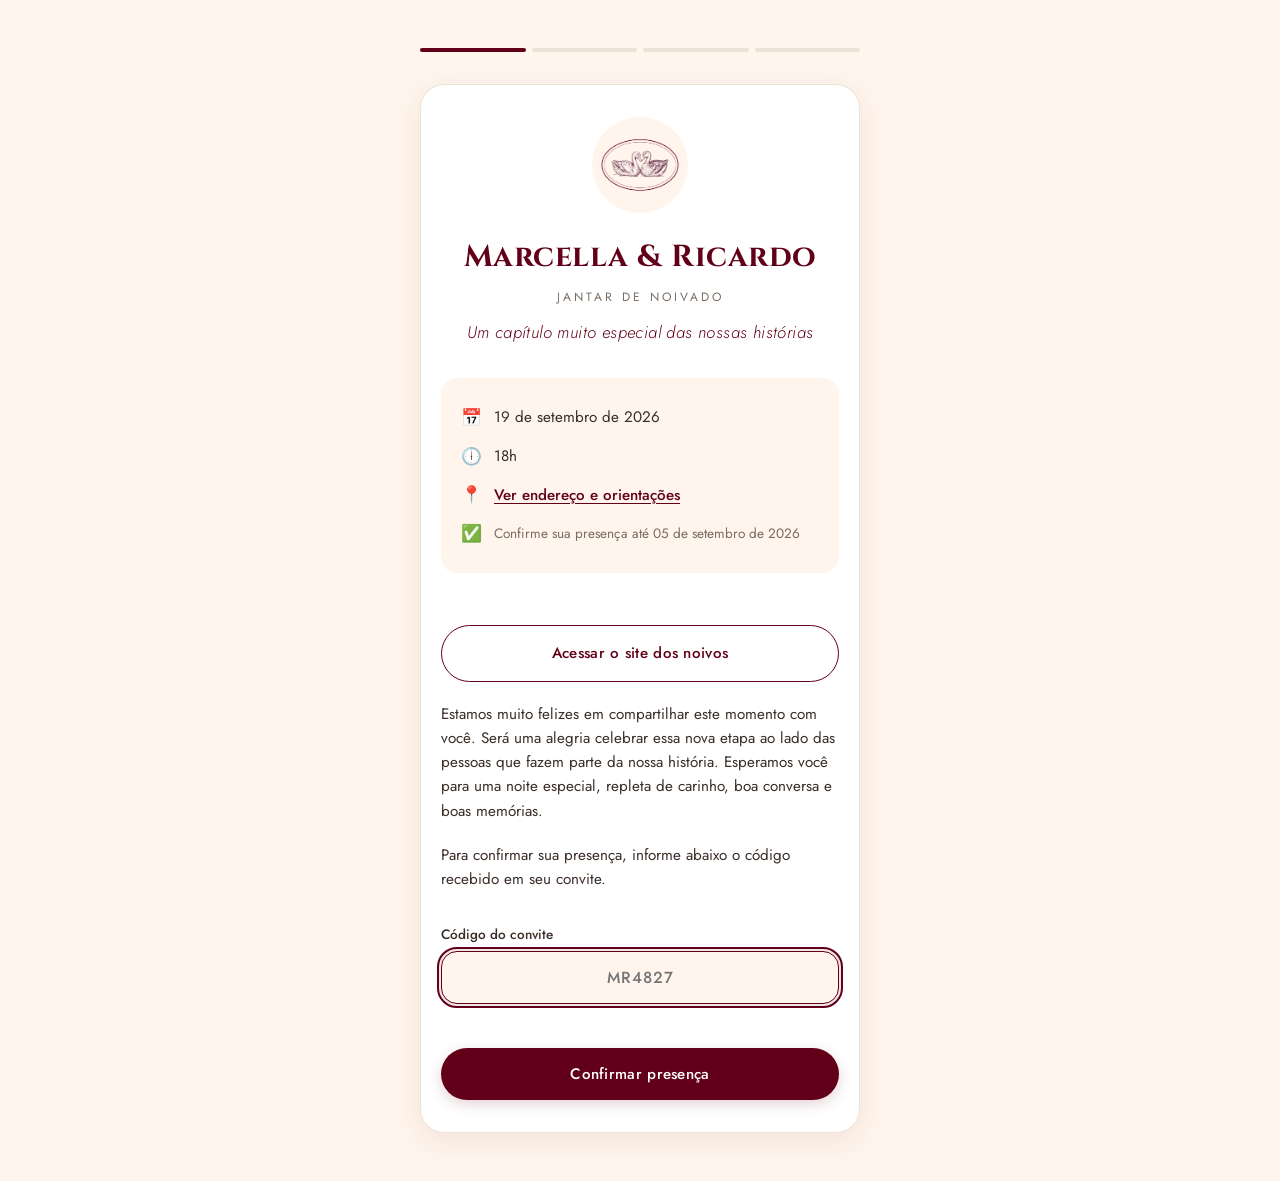
<file: index.html>
<!DOCTYPE html>
<html lang="pt-BR">
<head>
  <meta charset="UTF-8">
  <meta name="viewport" content="width=device-width, initial-scale=1.0, viewport-fit=cover">
  <title>Marcella &amp; Ricardo | Jantar de Noivado</title>
  <meta name="description" content="Confirme sua presença no jantar de noivado de Marcella e Ricardo — 19 de setembro de 2026, às 18h.">
  <meta name="theme-color" content="#610018">

  <link rel="icon" type="image/png" href="assets/favicon.png">
  <link rel="apple-touch-icon" href="assets/favicon.png">

  <!-- Open Graph -->
  <meta property="og:type" content="website">
  <meta property="og:title" content="Marcella & Ricardo | Jantar de Noivado">
  <meta property="og:description" content="Confirme sua presença no jantar de noivado de Marcella e Ricardo — 19 de setembro de 2026, às 18h.">
  <meta property="og:image" content="assets/compartilhamento.jpg">

  <!-- Twitter Card -->
  <meta name="twitter:card" content="summary_large_image">
  <meta name="twitter:title" content="Marcella & Ricardo | Jantar de Noivado">
  <meta name="twitter:description" content="Confirme sua presença no jantar de noivado de Marcella e Ricardo — 19 de setembro de 2026, às 18h.">
  <meta name="twitter:image" content="assets/compartilhamento.jpg">

  <link rel="preconnect" href="https://fonts.googleapis.com">
  <link rel="preconnect" href="https://fonts.gstatic.com" crossorigin>
  <link href="https://fonts.googleapis.com/css2?family=Cinzel:wght@500;600;700&family=Jost:wght@300;400;500&display=swap" rel="preload" as="style" onload="this.onload=null;this.rel='stylesheet'">
  <noscript><link href="https://fonts.googleapis.com/css2?family=Cinzel:wght@500;600;700&family=Jost:wght@300;400;500&display=swap" rel="stylesheet"></noscript>

  <link rel="stylesheet" href="style.css">
</head>
<body>

  <div id="loading" class="loading-overlay" aria-hidden="true">
    <div class="spinner" role="status" aria-label="Carregando"></div>
  </div>

  <div id="toast-container" aria-live="polite"></div>

  <main class="app">

    <div class="progress-bar" id="progress-bar" aria-hidden="true">
      <span class="progress-step" data-step="1"></span>
      <span class="progress-step" data-step="2"></span>
      <span class="progress-step" data-step="3"></span>
      <span class="progress-step" data-step="4"></span>
    </div>

    <!-- ===================== TELA 01 — CÓDIGO ===================== -->
    <section class="tela tela-ativa" id="tela-1" data-tela="1">
      <div class="card card-hero">
        <div class="logo-space">
          <img src="assets/logo-patinhos.png" alt="Marcella e Ricardo" class="logo" onerror="this.style.display='none'">
        </div>

        <h1 class="titulo-nomes">Marcella &amp; Ricardo</h1>
        <p class="subtitulo" id="nome-evento">Jantar de Noivado</p>
        <p class="frase-decorativa">Um capítulo muito especial das nossas histórias</p>

        <div class="info-evento">
          <p class="info-linha"><span class="info-icone" aria-hidden="true">📅</span> <span id="data-evento">19 de setembro de 2026</span></p>
          <p class="info-linha"><span class="info-icone" aria-hidden="true">🕕</span> <span id="horario-evento">18h</span></p>
          <p class="info-linha">
            <span class="info-icone" aria-hidden="true">📍</span>
            <a href="https://maps.google.com" target="_blank" rel="noopener noreferrer" class="link-endereco" id="link-endereco">Ver endereço e orientações</a>
          </p>
          <p class="info-linha info-prazo"><span class="info-icone" aria-hidden="true">✅</span> <span id="texto-prazo">Confirme sua presença até 05 de setembro de 2026</span></p>
        </div>

        <a
          href="#"
          target="_blank"
          rel="noopener noreferrer"
          id="btn-site-noivos"
          class="botao botao-secundario"
          hidden
        >Acessar o site dos noivos</a>

        <p class="texto-convite">
          Estamos muito felizes em compartilhar este momento com você.
          Será uma alegria celebrar essa nova etapa ao lado das pessoas que fazem parte da nossa história.
          Esperamos você para uma noite especial, repleta de carinho, boa conversa e boas memórias.
        </p>
        <p class="texto-convite">Para confirmar sua presença, informe abaixo o código recebido em seu convite.</p>

        <form id="form-codigo" novalidate>
          <label for="input-codigo" class="campo-label">Código do convite</label>
          <input
            type="text"
            id="input-codigo"
            name="codigo"
            class="campo-input"
            placeholder="MR4827"
            maxlength="12"
            autocomplete="off"
            autocapitalize="characters"
            aria-describedby="erro-codigo"
            required
          >
          <p id="erro-codigo" class="mensagem-erro" role="alert" aria-live="assertive"></p>

          <button type="submit" id="btn-confirmar-codigo" class="botao botao-primario">
            Confirmar presença
          </button>
        </form>
      </div>
    </section>

    <!-- ===================== TELA 02 — CONVIDADOS ===================== -->
    <section class="tela" id="tela-2" data-tela="2">
      <div class="card">
        <h2 class="titulo-tela">Quem vai estar com a gente?</h2>
        <p class="subtitulo-tela">Confirme a presença de cada convidado do seu convite.</p>

        <p id="aviso-edicao" class="aviso-edicao" hidden>
          Você já respondeu ao RSVP. Caso deseje alterar sua confirmação ou atualizar alguma informação, basta editar os campos abaixo e salvar novamente.
        </p>

        <form id="form-convidados">
          <div id="lista-convidados" class="lista-convidados"></div>
          <p id="erro-convidados" class="mensagem-erro" role="alert" aria-live="assertive"></p>

          <div class="acoes-tela">
            <button type="button" class="botao botao-secundario" data-voltar="1">Voltar</button>
            <button type="submit" id="btn-avancar-convidados" class="botao botao-primario">Continuar</button>
          </div>
        </form>
      </div>
    </section>

    <!-- ===================== TELA 03 — RESTRIÇÃO E MENSAGEM ===================== -->
    <section class="tela" id="tela-3" data-tela="3">
      <div class="card">
        <form id="form-detalhes">

          <div id="bloco-restricao" class="bloco-pergunta" hidden>
            <h2 class="titulo-tela">Só mais um detalhe</h2>
            <fieldset class="fieldset-reset">
              <legend class="pergunta">Algum convidado possui restrição alimentar?</legend>

              <div class="opcoes-radio">
                <label class="radio-item">
                  <input type="radio" name="temRestricao" value="nao" checked>
                  <span class="radio-visual"></span>
                  <span>Não</span>
                </label>
                <label class="radio-item">
                  <input type="radio" name="temRestricao" value="sim">
                  <span class="radio-visual"></span>
                  <span>Sim</span>
                </label>
              </div>
            </fieldset>

            <div id="bloco-restricao-texto" hidden>
              <label for="input-restricao" class="campo-label">Conte pra gente</label>
              <textarea id="input-restricao" class="campo-textarea" rows="3" placeholder="Ex: vegetariano, alergia a frutos do mar..."></textarea>
            </div>
          </div>

          <div class="bloco-pergunta">
            <h2 class="titulo-tela titulo-tela-secundario">Mensagem para os noivos</h2>
            <p class="pergunta pergunta-opcional">(opcional)</p>
            <textarea id="input-mensagem" class="campo-textarea" rows="4" placeholder="Deixe um recado para Marcella e Ricardo..."></textarea>
          </div>

          <div class="acoes-tela">
            <button type="button" class="botao botao-secundario" data-voltar="2">Voltar</button>
            <button type="submit" id="btn-enviar" class="botao botao-primario">Enviar confirmação</button>
          </div>
        </form>
      </div>
    </section>

    <!-- ===================== TELA 04 — AGRADECIMENTO / AUSÊNCIA ===================== -->
    <section class="tela" id="tela-4" data-tela="4">
      <div class="card card-final">
        <div class="icone-final" aria-hidden="true">💌</div>
        <h2 class="titulo-final" id="titulo-final"></h2>
        <p class="texto-final" id="texto-final"></p>
        <p class="assinatura-final">Com carinho,<br>Marcella &amp; Ricardo</p>

        <button type="button" id="btn-voltar-inicio" class="botao botao-secundario botao-voltar-inicio">
          Voltar ao início
        </button>
      </div>
    </section>

  </main>

  <script src="script.js"></script>
</body>
</html>
</file>
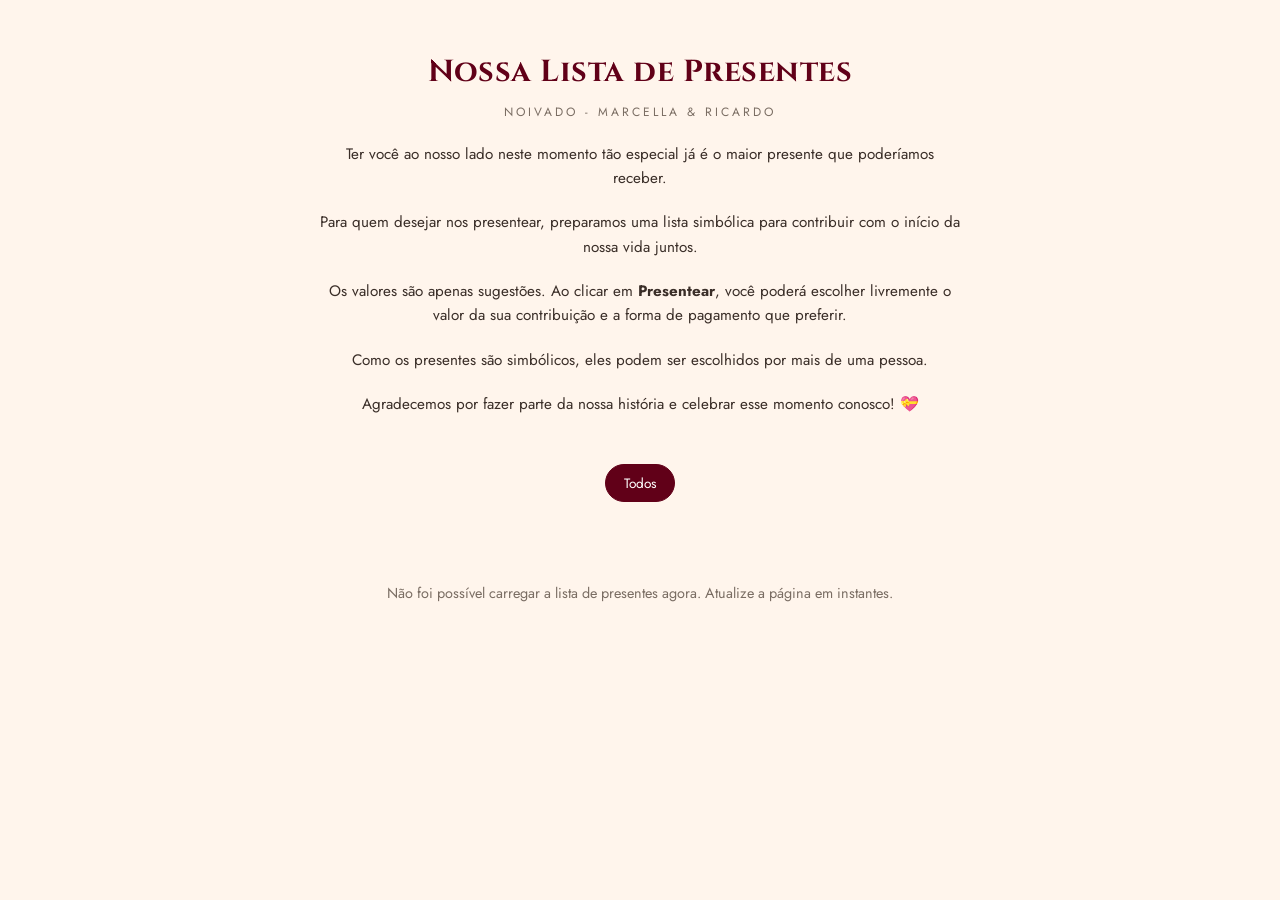
<file: presentes/index.html>
<!DOCTYPE html>
<html lang="pt-BR">
<head>
  <meta charset="UTF-8">
  <meta name="viewport" content="width=device-width, initial-scale=1.0, viewport-fit=cover">
  <title>Lista de Presentes | Marcella &amp; Ricardo</title>
  <meta name="description" content="Lista de presentes do jantar de noivado de Marcella e Ricardo — 19 de setembro de 2026.">
  <meta name="theme-color" content="#610018">

  <link rel="icon" type="image/png" href="../assets/favicon.png">
  <link rel="apple-touch-icon" href="../assets/favicon.png">

  <link rel="preconnect" href="https://fonts.googleapis.com">
  <link rel="preconnect" href="https://fonts.gstatic.com" crossorigin>
  <link href="https://fonts.googleapis.com/css2?family=Cinzel:wght@500;600;700&family=Jost:wght@300;400;500&display=swap" rel="preload" as="style" onload="this.onload=null;this.rel='stylesheet'">
  <noscript><link href="https://fonts.googleapis.com/css2?family=Cinzel:wght@500;600;700&family=Jost:wght@300;400;500&display=swap" rel="stylesheet"></noscript>

  <link rel="stylesheet" href="style.css">
</head>
<body>

  <div id="loading" class="loading-overlay" aria-hidden="true">
    <div class="spinner" role="status" aria-label="Carregando"></div>
  </div>

  <div id="toast-container" aria-live="polite"></div>

  <main class="app-presentes">

    <header class="cabecalho-presentes">
      <h1 class="titulo-nomes"> Nossa Lista de Presentes</h1>
      <p class="subtitulo">Noivado - Marcella &amp; Ricardo</p>
      <p class="texto-explicativo">
  Ter você ao nosso lado neste momento tão especial já é o maior presente que poderíamos receber.
</p>

<p class="texto-explicativo">
  Para quem desejar nos presentear, preparamos uma lista simbólica para contribuir com o início da nossa vida juntos.
</p>

<p class="texto-explicativo">
  Os valores são apenas sugestões. Ao clicar em <strong>Presentear</strong>, você poderá escolher livremente o valor da sua contribuição e a forma de pagamento que preferir.
</p>

<p class="texto-explicativo">
  Como os presentes são simbólicos, eles podem ser escolhidos por mais de uma pessoa.
</p>

<p class="texto-explicativo">
  Agradecemos por fazer parte da nossa história e celebrar esse momento conosco! 💝
</p>
      </p>
    </header>

    <nav class="filtro-categorias" id="filtro-categorias" aria-label="Filtrar por categoria">
      <button type="button" class="chip-categoria chip-ativa" data-categoria="todos">Todos</button>
    </nav>

    <section class="grade-presentes" id="grade-presentes" aria-label="Presentes disponíveis"></section>

    <p class="mensagem-vazia" id="mensagem-vazia" hidden>Nenhum presente encontrado nesta categoria.</p>
    <p class="mensagem-vazia" id="mensagem-erro-carregamento" hidden>Não foi possível carregar a lista de presentes agora. Atualize a página em instantes.</p>

  </main>

  <!-- ===================== MODAL "PRESENTEAR" ===================== -->
  <div class="modal-overlay" id="modal-presentear" hidden aria-hidden="true">
    <div class="modal-card" role="dialog" aria-modal="true" aria-labelledby="modal-titulo" aria-describedby="modal-descricao">
      <button type="button" class="modal-fechar" id="btn-fechar-modal" aria-label="Fechar">&times;</button>

      <h2 class="modal-titulo" id="modal-titulo">Presentear</h2>
      <p class="modal-descricao" id="modal-descricao">Presenteando: <strong id="modal-nome-presente">—</strong></p>

      <form id="form-presentear" novalidate>
        <label for="input-busca-convidado" class="campo-label">Seu nome</label>
        <div class="campo-autocomplete">
          <input
            type="text"
            id="input-busca-convidado"
            class="campo-input campo-input-presentes"
            placeholder="Digite seu nome..."
            autocomplete="off"
            aria-describedby="erro-convidado"
            required
          >
          <ul class="lista-sugestoes" id="lista-sugestoes" hidden role="listbox"></ul>
        </div>
        <p id="erro-convidado" class="mensagem-erro" role="alert" aria-live="assertive"></p>

        <label for="input-mensagem-presente" class="campo-label">Mensagem para os noivos (opcional)</label>
        <textarea
          id="input-mensagem-presente"
          class="campo-textarea campo-input-presentes"
          rows="3"
          maxlength="500"
          placeholder="Escreva uma mensagem carinhosa..."
        ></textarea>

        <button type="submit" id="btn-continuar-presente" class="botao botao-primario" disabled>Continuar</button>
      </form>
    </div>
  </div>

  <script src="script.js"></script>
</body>
</html>
</file>
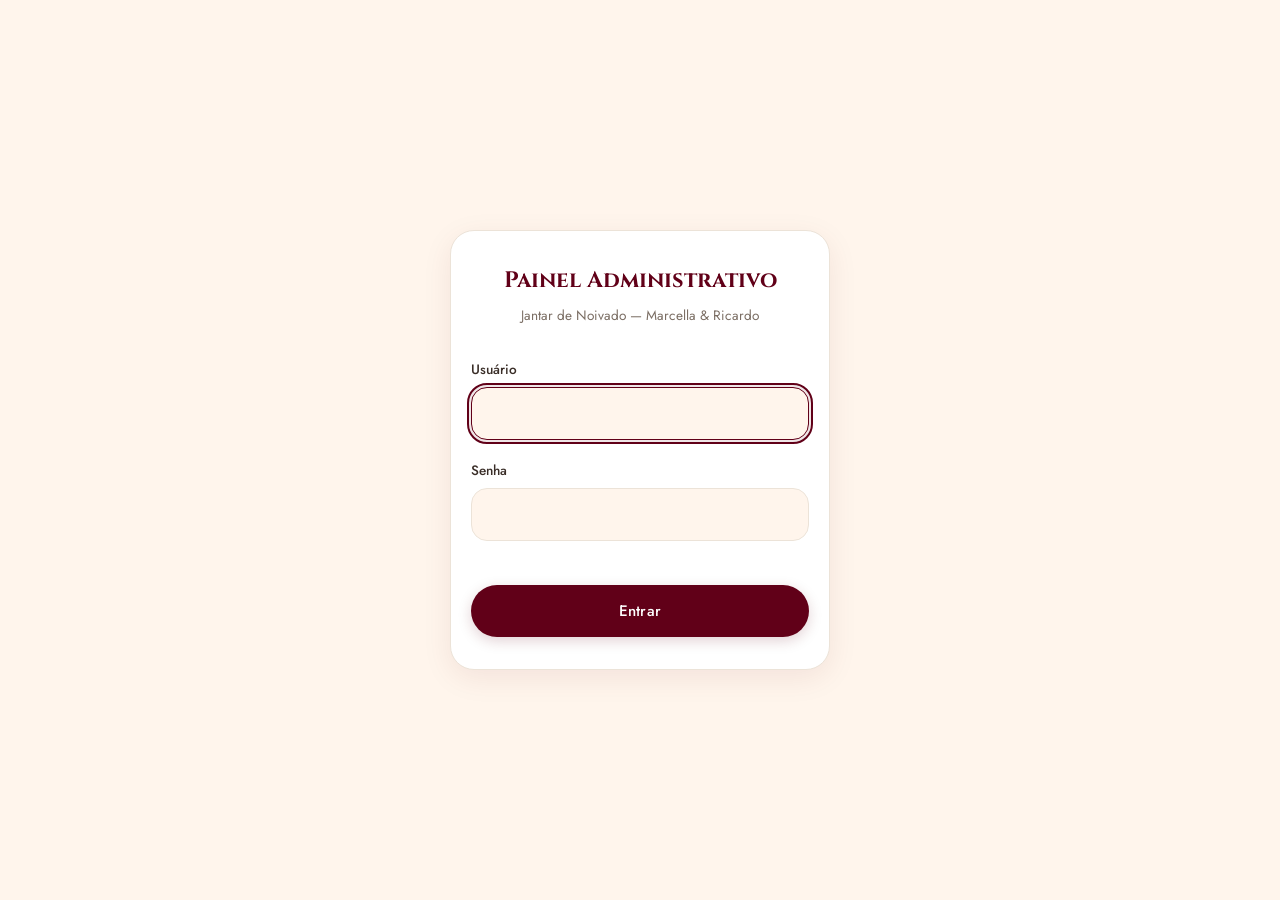
<file: admin.html>
<!DOCTYPE html>
<html lang="pt-BR">
<head>
  <meta charset="UTF-8">
  <meta name="viewport" content="width=device-width, initial-scale=1.0, viewport-fit=cover">
  <title>Painel Administrativo | Jantar de Noivado</title>
  <meta name="robots" content="noindex, nofollow">
  <meta name="theme-color" content="#610018">

  <link rel="icon" type="image/png" href="assets/favicon.png">

  <link rel="preconnect" href="https://fonts.googleapis.com">
  <link rel="preconnect" href="https://fonts.gstatic.com" crossorigin>
  <link href="https://fonts.googleapis.com/css2?family=Cinzel:wght@500;600;700&family=Jost:wght@300;400;500&display=swap" rel="stylesheet">

  <link rel="stylesheet" href="style.css">
  <link rel="stylesheet" href="admin.css">
</head>
<body>

  <div id="loading" class="loading-overlay" aria-hidden="true">
    <div class="spinner" role="status" aria-label="Carregando"></div>
  </div>

  <div id="toast-container" aria-live="polite"></div>

  <!-- ===================== LOGIN ===================== -->
  <main class="admin-login" id="tela-login">
    <div class="card card-login">
      <h1 class="titulo-admin">Painel Administrativo</h1>
      <p class="subtitulo-admin">Jantar de Noivado — Marcella &amp; Ricardo</p>

      <form id="form-login" novalidate>
        <label for="input-usuario" class="campo-label">Usuário</label>
        <input
          type="text"
          id="input-usuario"
          class="campo-input campo-input-admin"
          autocomplete="username"
          aria-describedby="erro-login"
          required
        >

        <label for="input-senha" class="campo-label">Senha</label>
        <input
          type="password"
          id="input-senha"
          class="campo-input campo-input-admin"
          autocomplete="current-password"
          aria-describedby="erro-login"
          required
        >

        <p id="erro-login" class="mensagem-erro" role="alert" aria-live="assertive"></p>

        <button type="submit" id="btn-entrar" class="botao botao-primario">Entrar</button>
      </form>
    </div>
  </main>

  <!-- ===================== DASHBOARD ===================== -->
  <main class="admin-dashboard" id="tela-dashboard" hidden>
    <header class="admin-header">
      <div>
        <h1 class="titulo-admin titulo-admin-dashboard">Painel Administrativo</h1>
        <p class="subtitulo-admin">Jantar de Noivado — Marcella &amp; Ricardo</p>
      </div>
      <div class="admin-header-acoes">
        <button type="button" id="btn-atualizar" class="botao botao-secundario botao-compacto">Atualizar dados</button>
        <button type="button" id="btn-sair" class="botao botao-texto botao-compacto">Sair</button>
      </div>
    </header>

    <nav class="admin-abas" aria-label="Seções do painel">
      <button type="button" id="aba-dashboard" class="botao-aba aba-ativa" aria-current="page">Dashboard</button>
      <button type="button" id="aba-configuracoes" class="botao-aba">Configurações do Evento</button>
      <button type="button" id="aba-presentes" class="botao-aba">Presentes</button>
      <button type="button" id="aba-categorias" class="botao-aba">Categorias</button>
      <button type="button" id="aba-contribuicoes" class="botao-aba">Contribuições</button>
    </nav>

    <div id="secao-dashboard">
    <section class="admin-metricas" id="admin-metricas" aria-label="Resumo de confirmações">
      <div class="metrica-card">
        <span class="metrica-valor" id="metrica-total">0</span>
        <span class="metrica-label">Convidados</span>
      </div>
      <div class="metrica-card metrica-sucesso">
        <span class="metrica-valor" id="metrica-confirmados">0</span>
        <span class="metrica-label">Confirmados</span>
      </div>
      <div class="metrica-card metrica-erro">
        <span class="metrica-valor" id="metrica-ausentes">0</span>
        <span class="metrica-label">Ausentes</span>
      </div>
      <div class="metrica-card">
        <span class="metrica-valor" id="metrica-pendentes">0</span>
        <span class="metrica-label">Pendentes</span>
      </div>
      <div class="metrica-card">
        <span class="metrica-valor" id="metrica-taxa">0%</span>
        <span class="metrica-label">Taxa de confirmação</span>
      </div>
      <div class="metrica-card">
        <span class="metrica-valor" id="metrica-restricoes">0</span>
        <span class="metrica-label">Convites c/ restrição</span>
      </div>
    </section>

    <p class="admin-ultima-atualizacao" id="admin-ultima-atualizacao"></p>

    <section class="admin-metricas admin-metricas-presentes" id="admin-metricas-presentes" aria-label="Resumo da lista de presentes">
      <div class="metrica-card">
        <span class="metrica-valor" id="metrica-qtd-presentes">0</span>
        <span class="metrica-label">Presentes cadastrados</span>
      </div>
      <div class="metrica-card">
        <span class="metrica-valor" id="metrica-qtd-contribuicoes">0</span>
        <span class="metrica-label">Contribuições</span>
      </div>
      <div class="metrica-card">
        <span class="metrica-valor" id="metrica-valor-sugerido-total">R$ 0</span>
        <span class="metrica-label">Valor sugerido (total)</span>
      </div>
      <div class="metrica-card metrica-sucesso">
        <span class="metrica-valor" id="metrica-valor-confirmado-total">R$ 0</span>
        <span class="metrica-label">Valor confirmado (pago)</span>
      </div>
    </section>

    <section class="admin-ultimas-contribuicoes" aria-label="Últimas contribuições">
      <h2 class="titulo-secao-dashboard">Últimas contribuições</h2>
      <ul class="lista-ultimas-contribuicoes" id="lista-ultimas-contribuicoes"></ul>
      <p class="admin-tabela-vazia" id="ultimas-contribuicoes-vazia" hidden>Nenhuma contribuição registrada ainda.</p>
    </section>

    <section class="admin-controles" aria-label="Filtros e pesquisa">
      <input
        type="search"
        id="input-busca"
        class="campo-input campo-input-admin"
        placeholder="Pesquisar por nome ou código..."
        aria-label="Pesquisar por nome ou código"
      >

      <select id="select-filtro" class="campo-input campo-input-admin" aria-label="Filtrar por status">
        <option value="todos">Todos</option>
        <option value="confirmados">Confirmados</option>
        <option value="ausentes">Ausentes</option>
        <option value="pendentes">Pendentes</option>
        <option value="restricao">Com restrição alimentar</option>
      </select>

      <select id="select-ordenacao" class="campo-input campo-input-admin" aria-label="Ordenar por">
        <option value="nome">Ordenar por nome</option>
        <option value="codigo">Ordenar por código</option>
        <option value="status">Ordenar por status</option>
        <option value="data">Ordenar por data</option>
      </select>
    </section>

    <section class="admin-acoes-extra" aria-label="Ações">
      <button type="button" id="btn-exportar-csv" class="botao botao-secundario botao-compacto">Exportar CSV</button>
      <button type="button" id="btn-copiar-pendentes" class="botao botao-secundario botao-compacto">Copiar pendentes</button>
      <button type="button" id="btn-copiar-codigos-pendentes" class="botao botao-secundario botao-compacto">Copiar códigos pendentes</button>
    </section>

    <section class="admin-tabela-wrapper" aria-label="Lista de convidados">
      <table class="admin-tabela">
        <thead>
          <tr>
            <th scope="col">Código</th>
            <th scope="col">Nome</th>
            <th scope="col">Status</th>
            <th scope="col">Restrição alimentar</th>
            <th scope="col">Mensagem</th>
            <th scope="col">Última atualização</th>
          </tr>
        </thead>
        <tbody id="admin-tabela-corpo"></tbody>
      </table>

      <p class="admin-tabela-vazia" id="admin-tabela-vazia" hidden>Nenhum convidado encontrado para os filtros atuais.</p>
    </section>
    </div>

    <div id="secao-configuracoes" hidden>
      <section class="card card-configuracoes" aria-label="Configurações do evento">
        <h2 class="titulo-configuracoes">Configurações do Evento</h2>
        <p class="subtitulo-configuracoes">Essas informações são exibidas na tela inicial do site de RSVP.</p>

        <form id="form-configuracoes">
          <label for="config-nome-evento" class="campo-label">Nome do evento</label>
          <input type="text" id="config-nome-evento" class="campo-input campo-input-admin" placeholder="Jantar de Noivado">

          <label for="config-data-evento" class="campo-label">Data do evento</label>
          <input type="text" id="config-data-evento" class="campo-input campo-input-admin" placeholder="19 de setembro de 2026">

          <label for="config-horario-evento" class="campo-label">Horário</label>
          <input type="text" id="config-horario-evento" class="campo-input campo-input-admin" placeholder="18h">

          <label for="config-link-maps" class="campo-label">Link "Ver endereço e orientações"</label>
          <input type="url" id="config-link-maps" class="campo-input campo-input-admin" placeholder="https://maps.app.goo.gl/...">

          <label for="config-data-limite" class="campo-label">Data limite para confirmação</label>
          <input type="date" id="config-data-limite" class="campo-input campo-input-admin">

          <label for="config-site-noivos" class="campo-label">Link do site dos noivos</label>
          <input type="url" id="config-site-noivos" class="campo-input campo-input-admin" placeholder="https://marcellaericardo.com.br">

          <label class="campo-switch">
            <input type="checkbox" id="config-exibir-site-noivos">
            <span class="switch-visual"></span>
            <span>Exibir botão "Acessar o site dos noivos" no site</span>
          </label>

          <p id="mensagem-configuracoes" class="mensagem-sucesso-configuracoes" role="status" aria-live="polite"></p>

          <button type="submit" id="btn-salvar-configuracoes" class="botao botao-primario botao-configuracoes">Salvar configurações</button>
        </form>
      </section>
    </div>

    <!-- ===================== PRESENTES ===================== -->
    <div id="secao-presentes" hidden>
      <section class="admin-secao-topo" aria-label="Gerenciar presentes">
        <h2 class="titulo-secao-dashboard">Presentes</h2>
        <button type="button" id="btn-novo-presente" class="botao botao-primario botao-compacto botao-nova-linha">Adicionar presente</button>
      </section>

      <section class="admin-tabela-wrapper" aria-label="Lista de presentes cadastrados">
        <table class="admin-tabela">
          <thead>
            <tr>
              <th scope="col">Nome</th>
              <th scope="col">Categoria</th>
              <th scope="col">Valor sugerido</th>
              <th scope="col">Ativo</th>
              <th scope="col">Ações</th>
            </tr>
          </thead>
          <tbody id="tabela-presentes-corpo"></tbody>
        </table>
        <p class="admin-tabela-vazia" id="tabela-presentes-vazia" hidden>Nenhum presente cadastrado ainda.</p>
      </section>
    </div>

    <!-- ===================== CATEGORIAS ===================== -->
    <div id="secao-categorias" hidden>
      <section class="admin-secao-topo" aria-label="Gerenciar categorias">
        <h2 class="titulo-secao-dashboard">Categorias</h2>
        <button type="button" id="btn-nova-categoria" class="botao botao-primario botao-compacto botao-nova-linha">Adicionar categoria</button>
      </section>

      <section class="admin-tabela-wrapper" aria-label="Lista de categorias cadastradas">
        <table class="admin-tabela">
          <thead>
            <tr>
              <th scope="col">Nome</th>
              <th scope="col">Ativa</th>
              <th scope="col">Ações</th>
            </tr>
          </thead>
          <tbody id="tabela-categorias-corpo"></tbody>
        </table>
        <p class="admin-tabela-vazia" id="tabela-categorias-vazia" hidden>Nenhuma categoria cadastrada ainda.</p>
      </section>
    </div>

    <!-- ===================== CONTRIBUIÇÕES ===================== -->
    <div id="secao-contribuicoes" hidden>
      <section class="admin-controles admin-controles-contribuicoes" aria-label="Filtro de contribuições">
        <select id="select-filtro-pagamento" class="campo-input campo-input-admin" aria-label="Filtrar por status de pagamento">
          <option value="todos">Todos os pagamentos</option>
          <option value="Pendente">Pendente</option>
          <option value="Pago">Pago</option>
          <option value="Cancelado">Cancelado</option>
        </select>
      </section>

      <section class="admin-tabela-wrapper" aria-label="Lista de contribuições">
        <table class="admin-tabela">
          <thead>
            <tr>
              <th scope="col">Convidado</th>
              <th scope="col">Grupo familiar</th>
              <th scope="col">Presente</th>
              <th scope="col">Mensagem</th>
              <th scope="col">Valor sugerido</th>
              <th scope="col">Pagamento</th>
              <th scope="col">Valor recebido</th>
              <th scope="col">Data</th>
              <th scope="col">Agradecimento</th>
              <th scope="col">Ações</th>
            </tr>
          </thead>
          <tbody id="tabela-contribuicoes-corpo"></tbody>
        </table>
        <p class="admin-tabela-vazia" id="tabela-contribuicoes-vazia" hidden>Nenhuma contribuição registrada ainda.</p>
      </section>
    </div>
  </main>

  <!-- ===================== MODAL: PRESENTE ===================== -->
  <div class="modal-overlay" id="modal-presente" hidden aria-hidden="true">
    <div class="modal-card" role="dialog" aria-modal="true" aria-labelledby="modal-presente-titulo">
      <button type="button" class="modal-fechar" data-fechar-modal="modal-presente" aria-label="Fechar">&times;</button>
      <h2 class="modal-titulo" id="modal-presente-titulo">Adicionar presente</h2>

      <form id="form-presente">
        <input type="hidden" id="presente-id">

        <label for="presente-nome" class="campo-label">Nome</label>
        <input type="text" id="presente-nome" class="campo-input campo-input-admin" required>

        <label for="presente-categoria" class="campo-label">Categoria</label>
        <input type="text" id="presente-categoria" class="campo-input campo-input-admin" list="lista-nomes-categorias" required>
        <datalist id="lista-nomes-categorias"></datalist>

        <label for="presente-descricao" class="campo-label">Descrição</label>
        <textarea id="presente-descricao" class="campo-textarea campo-input-admin" rows="3"></textarea>

        <label for="presente-imagem" class="campo-label">Imagem (URL)</label>
        <input type="url" id="presente-imagem" class="campo-input campo-input-admin" placeholder="https://...">

        <label for="presente-valor" class="campo-label">Valor sugerido (R$)</label>
        <input type="number" id="presente-valor" class="campo-input campo-input-admin" min="0" step="0.01">

        <label for="presente-link" class="campo-label">Link Mercado Pago</label>
        <input type="url" id="presente-link" class="campo-input campo-input-admin" placeholder="https://mpago.la/...">

        <label class="campo-switch">
          <input type="checkbox" id="presente-ativo" checked>
          <span class="switch-visual"></span>
          <span>Presente ativo (visível no site)</span>
        </label>

        <p id="erro-presente" class="mensagem-erro" role="alert" aria-live="assertive"></p>

        <button type="submit" id="btn-salvar-presente" class="botao botao-primario">Salvar presente</button>
      </form>
    </div>
  </div>

  <!-- ===================== MODAL: CATEGORIA ===================== -->
  <div class="modal-overlay" id="modal-categoria" hidden aria-hidden="true">
    <div class="modal-card" role="dialog" aria-modal="true" aria-labelledby="modal-categoria-titulo">
      <button type="button" class="modal-fechar" data-fechar-modal="modal-categoria" aria-label="Fechar">&times;</button>
      <h2 class="modal-titulo" id="modal-categoria-titulo">Adicionar categoria</h2>

      <form id="form-categoria">
        <input type="hidden" id="categoria-id">

        <label for="categoria-nome" class="campo-label">Nome</label>
        <input type="text" id="categoria-nome" class="campo-input campo-input-admin" required>

        <label class="campo-switch">
          <input type="checkbox" id="categoria-ativa" checked>
          <span class="switch-visual"></span>
          <span>Categoria ativa (visível no site)</span>
        </label>

        <p id="erro-categoria" class="mensagem-erro" role="alert" aria-live="assertive"></p>

        <button type="submit" id="btn-salvar-categoria" class="botao botao-primario">Salvar categoria</button>
      </form>
    </div>
  </div>

  <!-- ===================== MODAL: PAGAMENTO DA CONTRIBUIÇÃO ===================== -->
  <div class="modal-overlay" id="modal-contribuicao" hidden aria-hidden="true">
    <div class="modal-card" role="dialog" aria-modal="true" aria-labelledby="modal-contribuicao-titulo">
      <button type="button" class="modal-fechar" data-fechar-modal="modal-contribuicao" aria-label="Fechar">&times;</button>
      <h2 class="modal-titulo" id="modal-contribuicao-titulo">Atualizar pagamento</h2>
      <p class="modal-descricao" id="modal-contribuicao-descricao"></p>

      <form id="form-contribuicao">
        <input type="hidden" id="contribuicao-id">

        <label for="contribuicao-pagamento" class="campo-label">Status do pagamento</label>
        <select id="contribuicao-pagamento" class="campo-input campo-input-admin">
          <option value="Pendente">Pendente</option>
          <option value="Pago">Pago</option>
          <option value="Cancelado">Cancelado</option>
        </select>

        <label for="contribuicao-valor-recebido" class="campo-label">Valor recebido (R$)</label>
        <input type="number" id="contribuicao-valor-recebido" class="campo-input campo-input-admin" min="0" step="0.01">

        <label for="contribuicao-forma-pagamento" class="campo-label">Forma de pagamento</label>
        <input type="text" id="contribuicao-forma-pagamento" class="campo-input campo-input-admin" placeholder="Pix, Mercado Pago, dinheiro...">

        <label for="contribuicao-observacoes" class="campo-label">Observações</label>
        <textarea id="contribuicao-observacoes" class="campo-textarea campo-input-admin" rows="3"></textarea>

        <label class="campo-switch">
          <input type="checkbox" id="contribuicao-agradecimento">
          <span class="switch-visual"></span>
          <span>Agradecimento enviado</span>
        </label>

        <button type="submit" id="btn-salvar-contribuicao" class="botao botao-primario">Salvar</button>
      </form>
    </div>
  </div>

  <script src="admin.js"></script>
</body>
</html>
</file>
<file: style.css>
/* =========================================================
   DESIGN TOKENS
========================================================= */
:root {
  /* Cores */
  --color-creme: #FFF5EC;
  --color-vinho: #610018;
  --color-vinho-escuro: #45000f;
  --color-azul: #B9C9E3;
  --color-branco: #FFFFFF;
  --color-borda: #ECE3D8;
  --color-texto: #3A2E28;
  --color-texto-suave: #7A6D63;
  --color-erro: #B3261E;
  --color-sucesso: #2E6B4F;

  /* Tipografia */
  --fonte-titulo: 'Cinzel', serif;
  --fonte-texto: 'Jost', sans-serif;

  /* Espaçamentos */
  --espaco-xs: 6px;
  --espaco-sm: 12px;
  --espaco-md: 20px;
  --espaco-lg: 32px;
  --espaco-xl: 48px;

  /* Bordas e raios */
  --raio-sm: 8px;
  --raio-md: 16px;
  --raio-lg: 24px;
  --raio-pill: 999px;

  /* Sombra */
  --sombra-card: 0 8px 30px rgba(97, 0, 24, 0.08);
  --sombra-botao: 0 4px 14px rgba(97, 0, 24, 0.18);

  /* Animação */
  --duracao-transicao: 320ms;
  --easing: cubic-bezier(0.4, 0, 0.2, 1);

  /* Layout */
  --largura-max: 480px;
}

/* =========================================================
   RESET
========================================================= */
*, *::before, *::after { box-sizing: border-box; }

html, body {
  margin: 0;
  padding: 0;
  overflow-x: hidden;
}

.fieldset-reset {
  border: none;
  margin: 0;
  padding: 0;
  min-width: 0;
}

.fieldset-reset legend {
  display: block;
  padding: 0;
  width: 100%;
}

body {
  background: var(--color-creme);
  color: var(--color-texto);
  font-family: var(--fonte-texto);
  font-weight: 400;
  line-height: 1.6;
  -webkit-font-smoothing: antialiased;
  min-height: 100vh;
}

h1, h2, h3 { font-family: var(--fonte-titulo); margin: 0; }
p { margin: 0; }
button { font-family: inherit; }
textarea { font-family: inherit; }

/* Foco visível para acessibilidade */
a:focus-visible,
button:focus-visible,
input:focus-visible,
textarea:focus-visible {
  outline: 2px solid var(--color-vinho);
  outline-offset: 2px;
}

@media (prefers-reduced-motion: reduce) {
  *, *::before, *::after {
    animation-duration: 0.001ms !important;
    transition-duration: 0.001ms !important;
  }
}

/* =========================================================
   LAYOUT GERAL
========================================================= */
.app {
  max-width: var(--largura-max);
  margin: 0 auto;
  padding: var(--espaco-lg) max(var(--espaco-md), env(safe-area-inset-right))
           max(var(--espaco-xl), env(safe-area-inset-bottom))
           max(var(--espaco-md), env(safe-area-inset-left));
  min-height: 100vh;
  position: relative;
}

/* =========================================================
   BARRA DE PROGRESSO
========================================================= */
.progress-bar {
  display: flex;
  gap: var(--espaco-xs);
  margin-bottom: var(--espaco-lg);
}

.progress-step {
  flex: 1;
  height: 4px;
  border-radius: var(--raio-pill);
  background: var(--color-borda);
  transition: background var(--duracao-transicao) var(--easing);
}

.progress-step.ativo {
  background: var(--color-vinho);
}

/* =========================================================
   TELAS
========================================================= */
.tela {
  display: none;
}

.tela-ativa {
  display: block;
  animation: fade-in var(--duracao-transicao) var(--easing);
}

@keyframes fade-in {
  from { opacity: 0; transform: translateY(8px); }
  to { opacity: 1; transform: translateY(0); }
}

/* =========================================================
   CARD
========================================================= */
.card {
  background: var(--color-branco);
  border: 1px solid var(--color-borda);
  border-radius: var(--raio-lg);
  box-shadow: var(--sombra-card);
  padding: var(--espaco-lg) var(--espaco-md);
}

.card-hero {
  text-align: center;
}

/* =========================================================
   HERO / TELA 1
========================================================= */
.logo-space {
  width: 96px;
  height: 96px;
  margin: 0 auto var(--espaco-md);
  border-radius: 50%;
  background: var(--color-creme);
  display: flex;
  align-items: center;
  justify-content: center;
  overflow: hidden;
}

.logo {
  max-width: 100%;
  max-height: 100%;
  object-fit: cover;
}

.titulo-nomes {
  font-size: 1.9rem;
  color: var(--color-vinho);
  letter-spacing: 0.5px;
}

.subtitulo {
  margin-top: var(--espaco-xs);
  font-family: var(--fonte-texto);
  text-transform: uppercase;
  letter-spacing: 3px;
  font-size: 0.75rem;
  color: var(--color-texto-suave);
}

.frase-decorativa {
  margin-top: var(--espaco-sm);
  font-family: var(--fonte-texto);
  font-style: italic;
  font-weight: 300;
  letter-spacing: 0.4px;
  font-size: 1.05rem;
  color: var(--color-vinho);
}

.info-evento {
  margin: var(--espaco-lg) 0;
  padding: var(--espaco-md);
  background: var(--color-creme);
  border-radius: var(--raio-md);
  text-align: left;
}

.info-linha {
  display: flex;
  align-items: center;
  gap: var(--espaco-sm);
  padding: var(--espaco-xs) 0;
  font-size: 0.95rem;
}

.info-icone { font-size: 1.05rem; }

.link-endereco {
  color: var(--color-vinho);
  font-weight: 500;
  text-decoration: underline;
  text-underline-offset: 3px;
}

.info-prazo {
  color: var(--color-texto-suave);
  font-size: 0.85rem;
}

.texto-convite {
  text-align: left;
  font-size: 0.95rem;
  color: var(--color-texto);
  margin-top: var(--espaco-md);
}

/* =========================================================
   FORMULÁRIO
========================================================= */
#form-codigo { margin-top: var(--espaco-lg); text-align: left; }

.campo-label {
  display: block;
  font-size: 0.85rem;
  font-weight: 500;
  margin-bottom: var(--espaco-xs);
  color: var(--color-texto);
}

.campo-input,
.campo-textarea {
  width: 100%;
  padding: 14px var(--espaco-md);
  border: 1px solid var(--color-borda);
  border-radius: var(--raio-md);
  background: var(--color-creme);
  color: var(--color-texto);
  font-size: 1rem;
  font-family: var(--fonte-texto);
  transition: border-color var(--duracao-transicao) var(--easing);
}

.campo-input {
  text-transform: uppercase;
  letter-spacing: 1px;
  text-align: center;
  font-weight: 500;
}

.campo-textarea {
  resize: vertical;
  text-transform: none;
  letter-spacing: normal;
  text-align: left;
}

.campo-input:focus,
.campo-textarea:focus {
  border-color: var(--color-vinho);
  box-shadow: 0 0 0 3px rgba(97, 0, 24, 0.1);
}

.mensagem-erro {
  min-height: 18px;
  color: var(--color-erro);
  font-size: 0.8rem;
  margin-top: var(--espaco-xs);
}

/* =========================================================
   BOTÕES
========================================================= */
.botao {
  display: inline-block;
  width: 100%;
  padding: 15px var(--espaco-md);
  border-radius: var(--raio-pill);
  border: none;
  font-size: 0.95rem;
  font-weight: 500;
  letter-spacing: 0.3px;
  text-align: center;
  text-decoration: none;
  cursor: pointer;
  transition: transform var(--duracao-transicao) var(--easing),
              opacity var(--duracao-transicao) var(--easing),
              box-shadow var(--duracao-transicao) var(--easing);
  margin-top: var(--espaco-md);
}

.botao:disabled {
  opacity: 0.6;
  cursor: not-allowed;
  transform: none;
}

.botao-primario {
  background: var(--color-vinho);
  color: var(--color-branco);
  box-shadow: var(--sombra-botao);
}

.botao-primario:hover:not(:disabled) { background: var(--color-vinho-escuro); }
.botao-primario:active:not(:disabled) { transform: scale(0.98); }

.botao-secundario {
  background: var(--color-branco);
  color: var(--color-vinho);
  border: 1px solid var(--color-vinho);
}

.botao-secundario:hover:not(:disabled) { background: var(--color-creme); }
.botao-secundario:active:not(:disabled) { transform: scale(0.98); }

.acoes-tela {
  display: flex;
  flex-direction: column-reverse;
  gap: var(--espaco-sm);
}

.acoes-tela .botao { margin-top: 0; }

/* =========================================================
   TELA 02 — CONVIDADOS
========================================================= */
.titulo-tela {
  font-size: 1.3rem;
  color: var(--color-vinho);
  text-align: center;
}

.titulo-tela-secundario {
  font-size: 1.1rem;
}

.subtitulo-tela {
  text-align: center;
  color: var(--color-texto-suave);
  font-size: 0.9rem;
  margin-top: var(--espaco-xs);
  margin-bottom: var(--espaco-lg);
}

.lista-convidados {
  display: flex;
  flex-direction: column;
  gap: var(--espaco-sm);
}

.aviso-edicao {
  background: var(--color-azul);
  color: var(--color-vinho);
  border-radius: var(--raio-md);
  padding: var(--espaco-sm) var(--espaco-md);
  font-size: 0.85rem;
  line-height: 1.5;
  margin-bottom: var(--espaco-md);
}

.card-convidado {
  border: 1px solid var(--color-borda);
  border-radius: var(--raio-md);
  padding: var(--espaco-md);
  background: var(--color-creme);
  box-shadow: 0 2px 8px rgba(97, 0, 24, 0.05);
}

.tela:focus {
  outline: none;
}

.nome-convidado {
  font-weight: 500;
  font-size: 1rem;
  margin-bottom: var(--espaco-sm);
}

.opcoes-radio {
  display: flex;
  gap: var(--espaco-md);
}

.radio-item {
  display: flex;
  align-items: center;
  gap: var(--espaco-xs);
  cursor: pointer;
  font-size: 0.9rem;
  flex: 1;
}

.radio-item input {
  position: absolute;
  opacity: 0;
  width: 0;
  height: 0;
}

.radio-visual {
  width: 20px;
  height: 20px;
  border-radius: 50%;
  border: 2px solid var(--color-azul);
  flex-shrink: 0;
  position: relative;
  transition: border-color var(--duracao-transicao) var(--easing);
}

.radio-item input:checked + .radio-visual {
  border-color: var(--color-vinho);
}

.radio-item input:checked + .radio-visual::after {
  content: '';
  position: absolute;
  inset: 3px;
  border-radius: 50%;
  background: var(--color-vinho);
}

/* =========================================================
   TELA 03 — DETALHES
========================================================= */
.bloco-pergunta {
  margin-bottom: var(--espaco-lg);
  text-align: left;
}

.pergunta {
  font-size: 0.95rem;
  margin-top: var(--espaco-xs);
  margin-bottom: var(--espaco-md);
  color: var(--color-texto);
}

.pergunta-opcional {
  color: var(--color-texto-suave);
  font-size: 0.8rem;
  margin-bottom: var(--espaco-sm);
}

#bloco-restricao-texto { margin-top: var(--espaco-md); }

/* =========================================================
   TELA 04 — AGRADECIMENTO
========================================================= */
.card-final {
  text-align: center;
  padding: var(--espaco-xl) var(--espaco-md);
}

.icone-final {
  font-size: 2.5rem;
  margin-bottom: var(--espaco-md);
}

.titulo-final {
  font-size: 1.4rem;
  color: var(--color-vinho);
  margin-bottom: var(--espaco-md);
}

.texto-final {
  font-size: 0.95rem;
  color: var(--color-texto);
  white-space: pre-line;
}

.assinatura-final {
  margin-top: var(--espaco-lg);
  font-family: var(--fonte-titulo);
  font-size: 1.1rem;
  letter-spacing: 0.5px;
  color: var(--color-vinho);
}

/* =========================================================
   LOADING OVERLAY
========================================================= */
.loading-overlay {
  position: fixed;
  inset: 0;
  background: rgba(255, 245, 236, 0.85);
  display: none;
  align-items: center;
  justify-content: center;
  z-index: 100;
}

.loading-overlay.visivel { display: flex; }

.spinner {
  width: 40px;
  height: 40px;
  border: 3px solid var(--color-borda);
  border-top-color: var(--color-vinho);
  border-radius: 50%;
  animation: girar 700ms linear infinite;
}

@keyframes girar {
  to { transform: rotate(360deg); }
}

/* =========================================================
   TOAST
========================================================= */
#toast-container {
  position: fixed;
  bottom: var(--espaco-lg);
  left: 50%;
  transform: translateX(-50%);
  z-index: 200;
  display: flex;
  flex-direction: column;
  gap: var(--espaco-xs);
  width: calc(100% - 2 * var(--espaco-md));
  max-width: var(--largura-max);
  align-items: center;
}

.toast {
  background: var(--color-vinho);
  color: var(--color-branco);
  padding: 12px var(--espaco-md);
  border-radius: var(--raio-md);
  font-size: 0.85rem;
  box-shadow: var(--sombra-botao);
  animation: fade-in var(--duracao-transicao) var(--easing);
  text-align: center;
}

.toast-erro { background: var(--color-erro); }
.toast-sucesso { background: var(--color-sucesso); }

/* =========================================================
   RESPONSIVIDADE
========================================================= */
@media (min-width: 481px) {
  .app { padding-top: var(--espaco-xl); }
}
</file>
<file: presentes/style.css>
/* =========================================================
   DESIGN TOKENS
   Mesmos valores de style.css (raiz do projeto) — a identidade
   visual do RSVP é reaplicada aqui integralmente.
========================================================= */
:root {
  /* Cores */
  --color-creme: #FFF5EC;
  --color-vinho: #610018;
  --color-vinho-escuro: #45000f;
  --color-azul: #B9C9E3;
  --color-branco: #FFFFFF;
  --color-borda: #ECE3D8;
  --color-texto: #3A2E28;
  --color-texto-suave: #7A6D63;
  --color-erro: #B3261E;
  --color-sucesso: #2E6B4F;

  /* Tipografia */
  --fonte-titulo: 'Cinzel', serif;
  --fonte-texto: 'Jost', sans-serif;

  /* Espaçamentos */
  --espaco-xs: 6px;
  --espaco-sm: 12px;
  --espaco-md: 20px;
  --espaco-lg: 32px;
  --espaco-xl: 48px;

  /* Bordas e raios */
  --raio-sm: 8px;
  --raio-md: 16px;
  --raio-lg: 24px;
  --raio-pill: 999px;

  /* Sombra */
  --sombra-card: 0 8px 30px rgba(97, 0, 24, 0.08);
  --sombra-botao: 0 4px 14px rgba(97, 0, 24, 0.18);

  /* Animação */
  --duracao-transicao: 320ms;
  --easing: cubic-bezier(0.4, 0, 0.2, 1);

  /* Layout */
  --largura-max-presentes: 960px;
}

/* =========================================================
   RESET
========================================================= */
*, *::before, *::after { box-sizing: border-box; }

html, body {
  margin: 0;
  padding: 0;
  overflow-x: hidden;
}

body {
  background: var(--color-creme);
  color: var(--color-texto);
  font-family: var(--fonte-texto);
  font-weight: 400;
  line-height: 1.6;
  -webkit-font-smoothing: antialiased;
  min-height: 100vh;
}

h1, h2, h3 { font-family: var(--fonte-titulo); margin: 0; }
p { margin: 0; }
button { font-family: inherit; }
textarea { font-family: inherit; }

a:focus-visible,
button:focus-visible,
input:focus-visible,
textarea:focus-visible {
  outline: 2px solid var(--color-vinho);
  outline-offset: 2px;
}

@media (prefers-reduced-motion: reduce) {
  *, *::before, *::after {
    animation-duration: 0.001ms !important;
    transition-duration: 0.001ms !important;
  }
}

@keyframes fade-in {
  from { opacity: 0; transform: translateY(8px); }
  to { opacity: 1; transform: translateY(0); }
}

/* =========================================================
   LAYOUT GERAL
========================================================= */
.app-presentes {
  max-width: var(--largura-max-presentes);
  margin: 0 auto;
  padding: var(--espaco-lg) max(var(--espaco-md), env(safe-area-inset-right))
           max(var(--espaco-xl), env(safe-area-inset-bottom))
           max(var(--espaco-md), env(safe-area-inset-left));
}

/* =========================================================
   CABEÇALHO
========================================================= */
.cabecalho-presentes {
  text-align: center;
  max-width: 640px;
  margin: 0 auto var(--espaco-xl);
}

.titulo-nomes {
  font-size: 1.9rem;
  color: var(--color-vinho);
  letter-spacing: 0.5px;
}

.subtitulo {
  margin-top: var(--espaco-xs);
  font-family: var(--fonte-texto);
  text-transform: uppercase;
  letter-spacing: 3px;
  font-size: 0.75rem;
  color: var(--color-texto-suave);
}

.texto-explicativo {
  margin-top: var(--espaco-md);
  font-size: 0.95rem;
  color: var(--color-texto);
}

/* =========================================================
   FILTRO DE CATEGORIAS
========================================================= */
.filtro-categorias {
  display: flex;
  flex-wrap: wrap;
  justify-content: center;
  gap: var(--espaco-xs);
  margin-bottom: var(--espaco-lg);
}

.chip-categoria {
  padding: 8px 18px;
  border-radius: var(--raio-pill);
  border: 1px solid var(--color-borda);
  background: var(--color-branco);
  color: var(--color-texto);
  font-size: 0.85rem;
  cursor: pointer;
  transition: background var(--duracao-transicao) var(--easing),
              color var(--duracao-transicao) var(--easing),
              border-color var(--duracao-transicao) var(--easing);
}

.chip-categoria:hover { border-color: var(--color-vinho); }

.chip-categoria.chip-ativa {
  background: var(--color-vinho);
  border-color: var(--color-vinho);
  color: var(--color-branco);
}

/* =========================================================
   GRADE DE PRESENTES
========================================================= */
.grade-presentes {
  display: grid;
  grid-template-columns: repeat(auto-fill, minmax(240px, 1fr));
  gap: var(--espaco-md);
}

.card-presente {
  background: var(--color-branco);
  border: 1px solid var(--color-borda);
  border-radius: var(--raio-lg);
  box-shadow: var(--sombra-card);
  overflow: hidden;
  display: flex;
  flex-direction: column;
  animation: fade-in var(--duracao-transicao) var(--easing);
}

.imagem-presente-wrapper {
  width: 100%;
  aspect-ratio: 4 / 3;
  background: var(--color-creme);
  overflow: hidden;
}

.imagem-presente {
  width: 100%;
  height: 100%;
  object-fit: cover;
  display: block;
}

.corpo-presente {
  padding: var(--espaco-md);
  display: flex;
  flex-direction: column;
  gap: var(--espaco-xs);
  flex: 1;
}

.categoria-presente {
  font-size: 0.7rem;
  text-transform: uppercase;
  letter-spacing: 0.5px;
  color: var(--color-texto-suave);
}

.nome-presente {
  font-family: var(--fonte-titulo);
  font-size: 1.05rem;
  color: var(--color-vinho);
}

.descricao-presente {
  font-size: 0.85rem;
  color: var(--color-texto);
  flex: 1;
}

.valor-presente {
  font-size: 0.9rem;
  font-weight: 500;
  color: var(--color-texto);
}

.botao-presentear {
  margin-top: var(--espaco-sm);
}

.mensagem-vazia {
  text-align: center;
  color: var(--color-texto-suave);
  font-size: 0.9rem;
  padding: var(--espaco-xl) 0;
}

/* =========================================================
   BOTÕES (mesmo padrão do site de RSVP)
========================================================= */
.botao {
  display: inline-block;
  width: 100%;
  padding: 13px var(--espaco-md);
  border-radius: var(--raio-pill);
  border: none;
  font-size: 0.9rem;
  font-weight: 500;
  letter-spacing: 0.3px;
  text-align: center;
  text-decoration: none;
  cursor: pointer;
  transition: transform var(--duracao-transicao) var(--easing),
              opacity var(--duracao-transicao) var(--easing),
              box-shadow var(--duracao-transicao) var(--easing);
}

.botao:disabled {
  opacity: 0.6;
  cursor: not-allowed;
  transform: none;
}

.botao-primario {
  background: var(--color-vinho);
  color: var(--color-branco);
  box-shadow: var(--sombra-botao);
}

.botao-primario:hover:not(:disabled) { background: var(--color-vinho-escuro); }
.botao-primario:active:not(:disabled) { transform: scale(0.98); }

/* =========================================================
   FORMULÁRIO / CAMPOS
========================================================= */
.campo-label {
  display: block;
  font-size: 0.85rem;
  font-weight: 500;
  margin-bottom: var(--espaco-xs);
  margin-top: var(--espaco-md);
  color: var(--color-texto);
}

.campo-input-presentes {
  width: 100%;
  padding: 14px var(--espaco-md);
  border: 1px solid var(--color-borda);
  border-radius: var(--raio-md);
  background: var(--color-creme);
  color: var(--color-texto);
  font-size: 1rem;
  font-family: var(--fonte-texto);
  transition: border-color var(--duracao-transicao) var(--easing);
}

.campo-input-presentes:focus {
  border-color: var(--color-vinho);
  box-shadow: 0 0 0 3px rgba(97, 0, 24, 0.1);
  outline: none;
}

textarea.campo-input-presentes { resize: vertical; }

.mensagem-erro {
  min-height: 18px;
  color: var(--color-erro);
  font-size: 0.8rem;
  margin-top: var(--espaco-xs);
}

/* =========================================================
   AUTOCOMPLETE DE CONVIDADOS
========================================================= */
.campo-autocomplete { position: relative; }

.lista-sugestoes {
  position: absolute;
  top: calc(100% + 4px);
  left: 0;
  right: 0;
  background: var(--color-branco);
  border: 1px solid var(--color-borda);
  border-radius: var(--raio-md);
  box-shadow: var(--sombra-card);
  list-style: none;
  margin: 0;
  padding: var(--espaco-xs) 0;
  max-height: 220px;
  overflow-y: auto;
  z-index: 20;
}

.sugestao-item {
  padding: var(--espaco-sm) var(--espaco-md);
  cursor: pointer;
  font-size: 0.9rem;
}

.sugestao-item:hover,
.sugestao-item.sugestao-destacada {
  background: var(--color-creme);
}

.sugestao-nome { font-weight: 500; color: var(--color-texto); }
.sugestao-grupo { display: block; font-size: 0.75rem; color: var(--color-texto-suave); }

.sugestao-vazia {
  padding: var(--espaco-sm) var(--espaco-md);
  font-size: 0.85rem;
  color: var(--color-texto-suave);
}

/* =========================================================
   MODAL "PRESENTEAR"
========================================================= */
.modal-overlay {
  position: fixed;
  inset: 0;
  background: rgba(58, 46, 40, 0.45);
  display: flex;
  align-items: center;
  justify-content: center;
  padding: var(--espaco-md);
  z-index: 150;
}

.modal-overlay[hidden] { display: none; }

.modal-card {
  background: var(--color-branco);
  border-radius: var(--raio-lg);
  box-shadow: var(--sombra-card);
  padding: var(--espaco-lg) var(--espaco-md);
  width: 100%;
  max-width: 420px;
  max-height: 90vh;
  overflow-y: auto;
  position: relative;
  animation: fade-in var(--duracao-transicao) var(--easing);
}

.modal-fechar {
  position: absolute;
  top: var(--espaco-sm);
  right: var(--espaco-sm);
  width: 32px;
  height: 32px;
  border-radius: 50%;
  border: none;
  background: var(--color-creme);
  color: var(--color-texto);
  font-size: 1.2rem;
  line-height: 1;
  cursor: pointer;
}

.modal-fechar:hover { background: var(--color-borda); }

.modal-titulo {
  font-size: 1.3rem;
  color: var(--color-vinho);
  padding-right: var(--espaco-lg);
}

.modal-descricao {
  margin-top: var(--espaco-xs);
  font-size: 0.9rem;
  color: var(--color-texto-suave);
}

/* =========================================================
   LOADING OVERLAY / TOAST (mesmo padrão do site de RSVP)
========================================================= */
.loading-overlay {
  position: fixed;
  inset: 0;
  background: rgba(255, 245, 236, 0.85);
  display: none;
  align-items: center;
  justify-content: center;
  z-index: 200;
}

.loading-overlay.visivel { display: flex; }

.spinner {
  width: 40px;
  height: 40px;
  border: 3px solid var(--color-borda);
  border-top-color: var(--color-vinho);
  border-radius: 50%;
  animation: girar 700ms linear infinite;
}

@keyframes girar {
  to { transform: rotate(360deg); }
}

#toast-container {
  position: fixed;
  bottom: var(--espaco-lg);
  left: 50%;
  transform: translateX(-50%);
  z-index: 250;
  display: flex;
  flex-direction: column;
  gap: var(--espaco-xs);
  width: calc(100% - 2 * var(--espaco-md));
  max-width: 420px;
  align-items: center;
}

.toast {
  background: var(--color-vinho);
  color: var(--color-branco);
  padding: 12px var(--espaco-md);
  border-radius: var(--raio-md);
  font-size: 0.85rem;
  box-shadow: var(--sombra-botao);
  animation: fade-in var(--duracao-transicao) var(--easing);
  text-align: center;
}

.toast-erro { background: var(--color-erro); }
.toast-sucesso { background: var(--color-sucesso); }

/* =========================================================
   RESPONSIVIDADE
========================================================= */
@media (min-width: 481px) {
  .app-presentes { padding-top: var(--espaco-xl); }
}
</file>
<file: admin.css>
/* =========================================================
   admin.css
   Reaproveita as variáveis de :root definidas em style.css
   (cores, tipografia, espaçamentos, raios, sombras, transições).
   Aqui só ficam os componentes específicos do painel.
========================================================= */

body { overflow-x: auto; }

/* =========================================================
   LOGIN
========================================================= */
.admin-login {
  min-height: 100vh;
  display: flex;
  align-items: center;
  justify-content: center;
  padding: var(--espaco-md);
}

.card-login {
  width: 100%;
  max-width: 380px;
  text-align: center;
}

.titulo-admin {
  font-size: 1.4rem;
  color: var(--color-vinho);
}

.subtitulo-admin {
  margin-top: var(--espaco-xs);
  font-size: 0.85rem;
  color: var(--color-texto-suave);
}

#form-login {
  margin-top: var(--espaco-lg);
  text-align: left;
}

#form-login .campo-label { margin-top: var(--espaco-md); }
#form-login .campo-label:first-child { margin-top: 0; }

/* =========================================================
   DASHBOARD — LAYOUT GERAL
========================================================= */
.admin-dashboard {
  max-width: 1080px;
  margin: 0 auto;
  padding: var(--espaco-lg) max(var(--espaco-md), env(safe-area-inset-right))
           var(--espaco-xl) max(var(--espaco-md), env(safe-area-inset-left));
}

.admin-header {
  display: flex;
  flex-wrap: wrap;
  align-items: flex-start;
  justify-content: space-between;
  gap: var(--espaco-md);
  margin-bottom: var(--espaco-lg);
}

.titulo-admin-dashboard { text-align: left; }

.admin-header-acoes {
  display: flex;
  gap: var(--espaco-sm);
}

.botao-compacto {
  width: auto;
  margin-top: 0;
  padding: 10px var(--espaco-md);
  font-size: 0.85rem;
}

.botao-texto {
  background: transparent;
  color: var(--color-texto-suave);
  border: 1px solid var(--color-borda);
}

.botao-texto:hover:not(:disabled) {
  background: var(--color-creme);
  color: var(--color-vinho);
}

/* =========================================================
   MÉTRICAS
========================================================= */
.admin-metricas {
  display: grid;
  grid-template-columns: repeat(2, 1fr);
  gap: var(--espaco-sm);
  margin-bottom: var(--espaco-sm);
}

.metrica-card {
  background: var(--color-branco);
  border: 1px solid var(--color-borda);
  border-radius: var(--raio-md);
  box-shadow: var(--sombra-card);
  padding: var(--espaco-md);
  display: flex;
  flex-direction: column;
  gap: 4px;
}

.metrica-valor {
  font-family: var(--fonte-titulo);
  font-size: 1.6rem;
  color: var(--color-vinho);
}

.metrica-label {
  font-size: 0.75rem;
  color: var(--color-texto-suave);
  text-transform: uppercase;
  letter-spacing: 0.5px;
}

.metrica-sucesso .metrica-valor { color: var(--color-sucesso); }
.metrica-erro .metrica-valor { color: var(--color-erro); }

.admin-ultima-atualizacao {
  font-size: 0.8rem;
  color: var(--color-texto-suave);
  margin-bottom: var(--espaco-lg);
}

/* =========================================================
   CONTROLES (busca, filtro, ordenação)
========================================================= */
.admin-controles {
  display: grid;
  grid-template-columns: 1fr;
  gap: var(--espaco-sm);
  margin-bottom: var(--espaco-sm);
}

.campo-input-admin {
  text-transform: none;
  letter-spacing: normal;
  text-align: left;
  font-weight: 400;
}

select.campo-input-admin {
  appearance: none;
  background-image: linear-gradient(45deg, transparent 50%, var(--color-vinho) 50%),
                     linear-gradient(135deg, var(--color-vinho) 50%, transparent 50%);
  background-position: calc(100% - 20px) center, calc(100% - 15px) center;
  background-size: 5px 5px, 5px 5px;
  background-repeat: no-repeat;
  padding-right: var(--espaco-lg);
}

.admin-acoes-extra {
  display: flex;
  flex-wrap: wrap;
  gap: var(--espaco-sm);
  margin-bottom: var(--espaco-lg);
}

.admin-acoes-extra .botao { flex: 1 1 auto; }

/* =========================================================
   TABELA
========================================================= */
.admin-tabela-wrapper {
  background: var(--color-branco);
  border: 1px solid var(--color-borda);
  border-radius: var(--raio-lg);
  box-shadow: var(--sombra-card);
  overflow-x: auto;
}

.admin-tabela {
  width: 100%;
  border-collapse: collapse;
  min-width: 720px;
  font-size: 0.85rem;
}

.admin-tabela th,
.admin-tabela td {
  text-align: left;
  padding: var(--espaco-sm) var(--espaco-md);
  border-bottom: 1px solid var(--color-borda);
  white-space: nowrap;
}

.admin-tabela td.celula-mensagem,
.admin-tabela td.celula-restricao {
  white-space: normal;
  max-width: 220px;
}

.admin-tabela th {
  font-family: var(--fonte-titulo);
  font-size: 0.75rem;
  text-transform: uppercase;
  letter-spacing: 0.5px;
  color: var(--color-texto-suave);
  background: var(--color-creme);
}

.admin-tabela tbody tr:last-child td { border-bottom: none; }
.admin-tabela tbody tr:hover { background: var(--color-creme); }

.status-badge {
  display: inline-block;
  padding: 4px 10px;
  border-radius: var(--raio-pill);
  font-size: 0.75rem;
  font-weight: 500;
}

.status-confirmado { background: rgba(46, 107, 79, 0.12); color: var(--color-sucesso); }
.status-ausente { background: rgba(179, 38, 30, 0.1); color: var(--color-erro); }
.status-pendente { background: var(--color-azul); color: var(--color-vinho); }

.admin-tabela-vazia {
  padding: var(--espaco-lg);
  text-align: center;
  color: var(--color-texto-suave);
  font-size: 0.9rem;
}

/* =========================================================
   ABAS (Dashboard / Configurações do Evento)
========================================================= */
.admin-abas {
  display: flex;
  gap: var(--espaco-sm);
  margin-bottom: var(--espaco-lg);
  border-bottom: 1px solid var(--color-borda);
}

.botao-aba {
  background: transparent;
  border: none;
  border-bottom: 2px solid transparent;
  padding: var(--espaco-sm) var(--espaco-xs);
  font-family: var(--fonte-texto);
  font-size: 0.9rem;
  color: var(--color-texto-suave);
  cursor: pointer;
  transition: color var(--duracao-transicao) var(--easing),
              border-color var(--duracao-transicao) var(--easing);
}

.botao-aba:hover { color: var(--color-vinho); }

.botao-aba.aba-ativa {
  color: var(--color-vinho);
  border-bottom-color: var(--color-vinho);
  font-weight: 500;
}

/* =========================================================
   CONFIGURAÇÕES DO EVENTO
========================================================= */
.card-configuracoes {
  max-width: 560px;
}

.titulo-configuracoes {
  font-size: 1.2rem;
  color: var(--color-vinho);
}

.subtitulo-configuracoes {
  margin-top: var(--espaco-xs);
  margin-bottom: var(--espaco-lg);
  font-size: 0.85rem;
  color: var(--color-texto-suave);
}

#form-configuracoes { text-align: left; }
#form-configuracoes .campo-label { margin-top: var(--espaco-md); }
#form-configuracoes .campo-label:first-child { margin-top: 0; }

.campo-switch {
  display: flex;
  align-items: center;
  gap: var(--espaco-sm);
  margin-top: var(--espaco-lg);
  cursor: pointer;
  font-size: 0.9rem;
  color: var(--color-texto);
}

.campo-switch input {
  position: absolute;
  opacity: 0;
  width: 0;
  height: 0;
}

.switch-visual {
  flex-shrink: 0;
  width: 40px;
  height: 22px;
  border-radius: var(--raio-pill);
  background: var(--color-borda);
  position: relative;
  transition: background var(--duracao-transicao) var(--easing);
}

.switch-visual::after {
  content: '';
  position: absolute;
  top: 2px;
  left: 2px;
  width: 18px;
  height: 18px;
  border-radius: 50%;
  background: var(--color-branco);
  transition: transform var(--duracao-transicao) var(--easing);
}

.campo-switch input:checked + .switch-visual {
  background: var(--color-vinho);
}

.campo-switch input:checked + .switch-visual::after {
  transform: translateX(18px);
}

.campo-switch input:focus-visible + .switch-visual {
  outline: 2px solid var(--color-vinho);
  outline-offset: 2px;
}

.mensagem-sucesso-configuracoes {
  min-height: 18px;
  color: var(--color-sucesso);
  font-size: 0.85rem;
  margin-top: var(--espaco-md);
}

.botao-configuracoes { max-width: 280px; }

/* =========================================================
   RESPONSIVIDADE
========================================================= */
@media (min-width: 640px) {
  .admin-metricas { grid-template-columns: repeat(3, 1fr); }
  .admin-controles { grid-template-columns: 2fr 1fr 1fr; }
}

@media (min-width: 960px) {
  .admin-metricas { grid-template-columns: repeat(6, 1fr); }
}

/* =========================================================
   LISTA DE PRESENTES — MÓDULO NOVO
   Reaproveita os mesmos tokens, cards, botões e tabela já
   definidos acima; aqui só ficam os componentes específicos
   deste módulo (métricas extras, seções de CRUD e modais).
========================================================= */

.admin-metricas-presentes { margin-top: var(--espaco-lg); }

.titulo-secao-dashboard {
  font-size: 1.1rem;
  color: var(--color-vinho);
  margin-bottom: var(--espaco-sm);
}

.admin-ultimas-contribuicoes {
  margin-top: var(--espaco-lg);
  margin-bottom: var(--espaco-lg);
}

.lista-ultimas-contribuicoes {
  list-style: none;
  margin: 0;
  padding: 0;
  display: flex;
  flex-direction: column;
  gap: var(--espaco-xs);
}

.item-ultima-contribuicao {
  background: var(--color-branco);
  border: 1px solid var(--color-borda);
  border-radius: var(--raio-md);
  padding: var(--espaco-sm) var(--espaco-md);
  display: flex;
  flex-wrap: wrap;
  justify-content: space-between;
  gap: var(--espaco-sm);
  font-size: 0.85rem;
}

.item-ultima-contribuicao .destaque { font-weight: 500; color: var(--color-texto); }
.item-ultima-contribuicao .detalhe { color: var(--color-texto-suave); }

/* =========================================================
   CABEÇALHO DE SEÇÃO (Presentes / Categorias)
========================================================= */
.admin-secao-topo {
  display: flex;
  flex-wrap: wrap;
  align-items: center;
  justify-content: space-between;
  gap: var(--espaco-sm);
  margin-bottom: var(--espaco-md);
}

.admin-secao-topo .titulo-secao-dashboard { margin-bottom: 0; }

.botao-nova-linha { white-space: nowrap; }

/* =========================================================
   AÇÕES NA TABELA (editar / excluir)
========================================================= */
.acoes-tabela {
  display: flex;
  gap: var(--espaco-xs);
  white-space: nowrap;
}

.botao-acao-tabela {
  border: 1px solid var(--color-borda);
  background: var(--color-branco);
  color: var(--color-texto);
  border-radius: var(--raio-sm);
  padding: 6px 12px;
  font-size: 0.78rem;
  cursor: pointer;
  transition: background var(--duracao-transicao) var(--easing),
              border-color var(--duracao-transicao) var(--easing);
}

.botao-acao-tabela:hover { border-color: var(--color-vinho); color: var(--color-vinho); }
.botao-acao-tabela.acao-excluir:hover { border-color: var(--color-erro); color: var(--color-erro); }

.badge-ativo,
.badge-inativo {
  display: inline-block;
  padding: 4px 10px;
  border-radius: var(--raio-pill);
  font-size: 0.75rem;
  font-weight: 500;
}

.badge-ativo { background: rgba(46, 107, 79, 0.12); color: var(--color-sucesso); }
.badge-inativo { background: rgba(122, 109, 99, 0.15); color: var(--color-texto-suave); }

/* =========================================================
   FILTRO DE CONTRIBUIÇÕES
========================================================= */
.admin-controles-contribuicoes {
  grid-template-columns: 1fr;
  max-width: 320px;
}

/* =========================================================
   MODAIS (Presente / Categoria / Contribuição)
   Mesmo padrão visual do modal "Presentear" do site público.
========================================================= */
.modal-overlay {
  position: fixed;
  inset: 0;
  background: rgba(58, 46, 40, 0.45);
  display: flex;
  align-items: center;
  justify-content: center;
  padding: var(--espaco-md);
  z-index: 150;
}

.modal-overlay[hidden] { display: none; }

.modal-card {
  background: var(--color-branco);
  border-radius: var(--raio-lg);
  box-shadow: var(--sombra-card);
  padding: var(--espaco-lg) var(--espaco-md);
  width: 100%;
  max-width: 460px;
  max-height: 90vh;
  overflow-y: auto;
  position: relative;
  text-align: left;
  animation: fade-in var(--duracao-transicao) var(--easing);
}

@keyframes fade-in {
  from { opacity: 0; transform: translateY(8px); }
  to { opacity: 1; transform: translateY(0); }
}

.modal-fechar {
  position: absolute;
  top: var(--espaco-sm);
  right: var(--espaco-sm);
  width: 32px;
  height: 32px;
  border-radius: 50%;
  border: none;
  background: var(--color-creme);
  color: var(--color-texto);
  font-size: 1.2rem;
  line-height: 1;
  cursor: pointer;
}

.modal-fechar:hover { background: var(--color-borda); }

.modal-titulo {
  font-size: 1.2rem;
  color: var(--color-vinho);
  padding-right: var(--espaco-lg);
}

.modal-descricao {
  margin-top: var(--espaco-xs);
  font-size: 0.85rem;
  color: var(--color-texto-suave);
}

#form-presente .campo-label,
#form-categoria .campo-label,
#form-contribuicao .campo-label { margin-top: var(--espaco-md); }

#form-presente .campo-label:first-of-type,
#form-categoria .campo-label:first-of-type,
#form-contribuicao .campo-label:first-of-type { margin-top: 0; }

#form-presente .campo-switch,
#form-categoria .campo-switch,
#form-contribuicao .campo-switch { margin-top: var(--espaco-lg); }

#form-presente button[type="submit"],
#form-categoria button[type="submit"],
#form-contribuicao button[type="submit"] { margin-top: var(--espaco-lg); }
</file>
